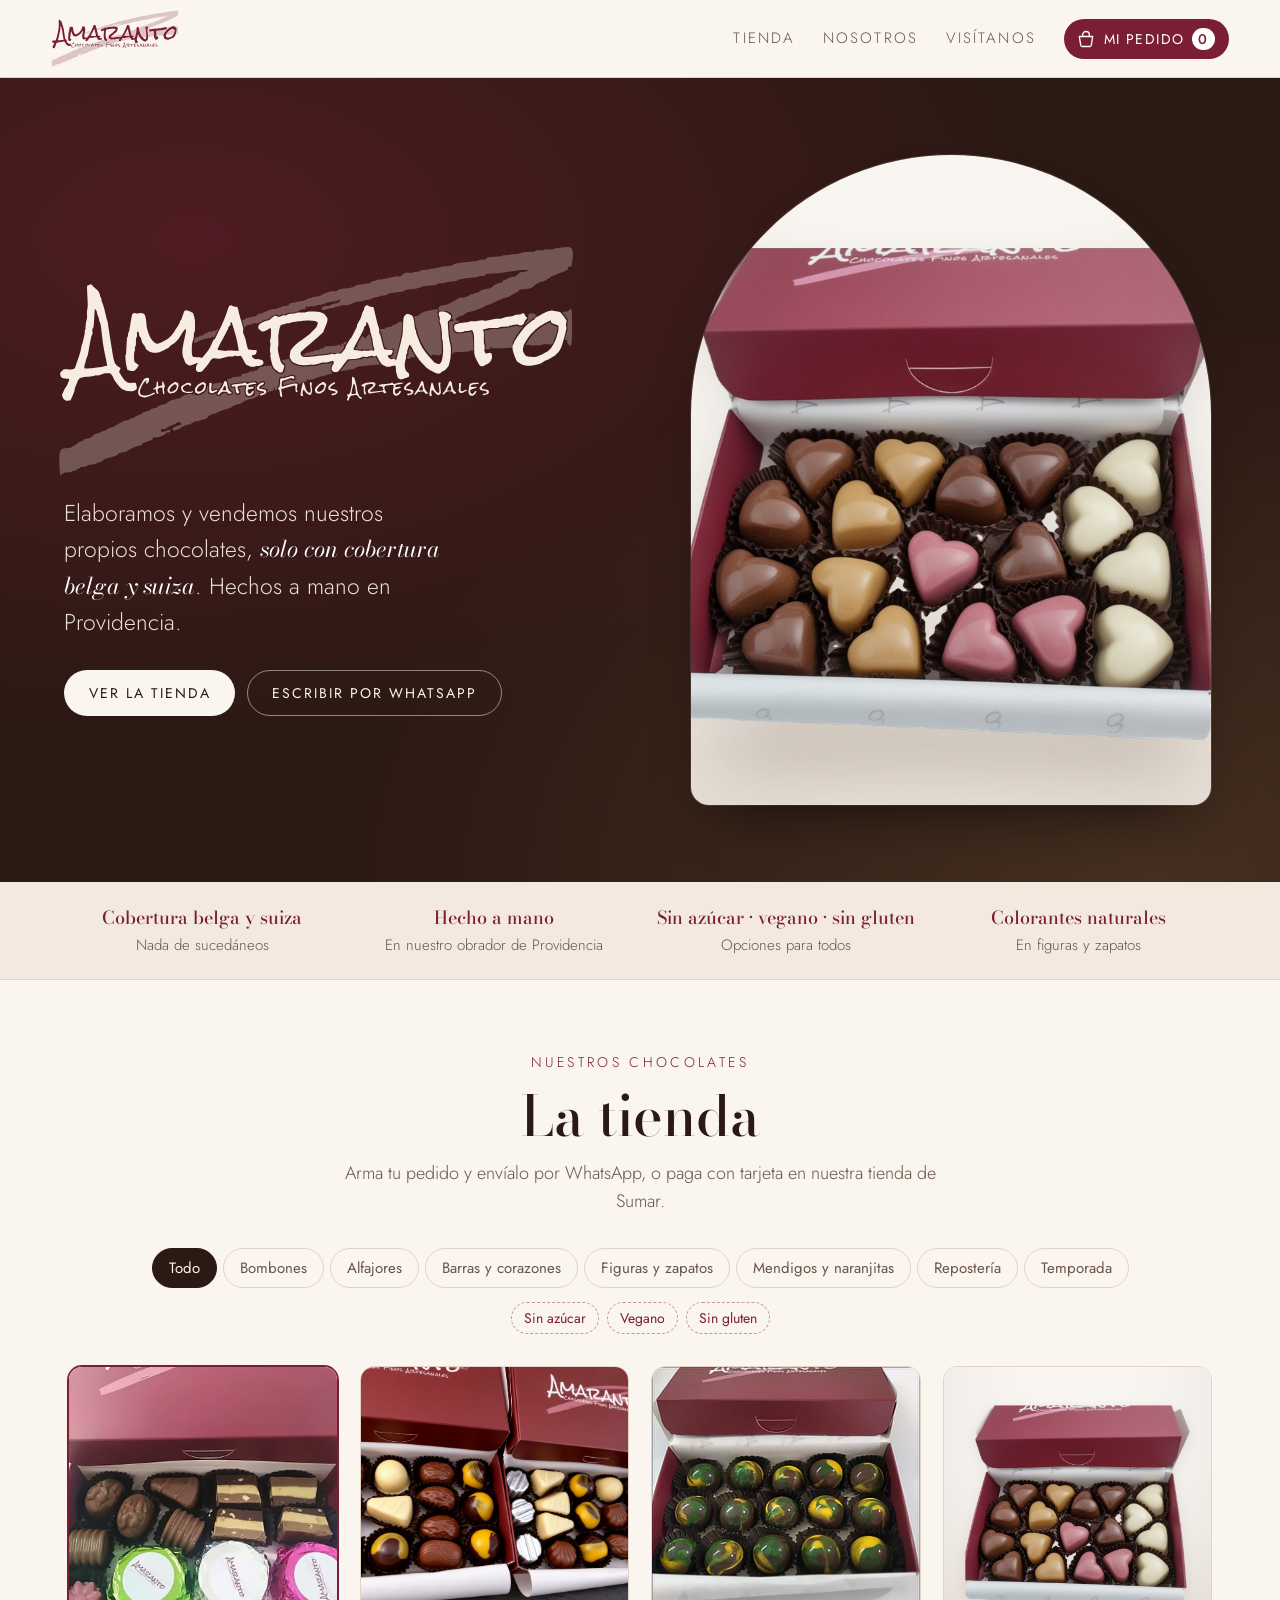
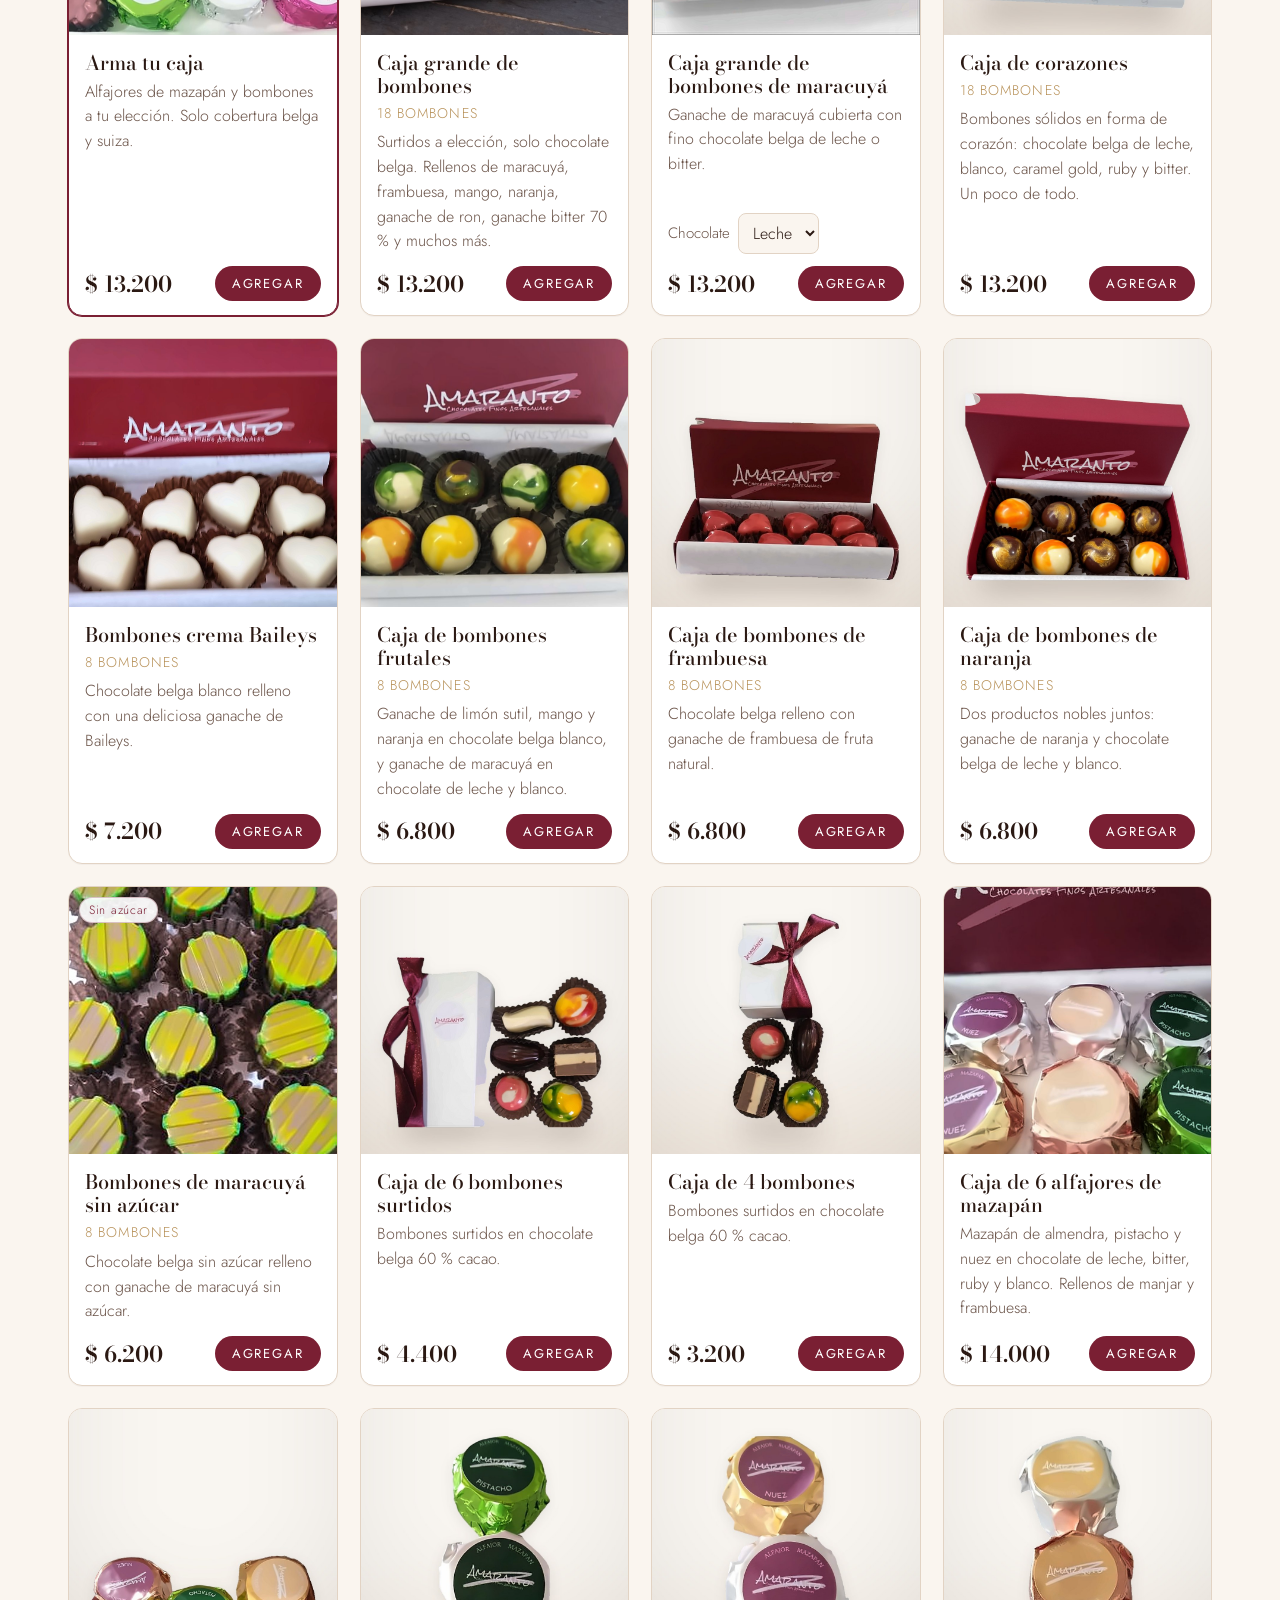
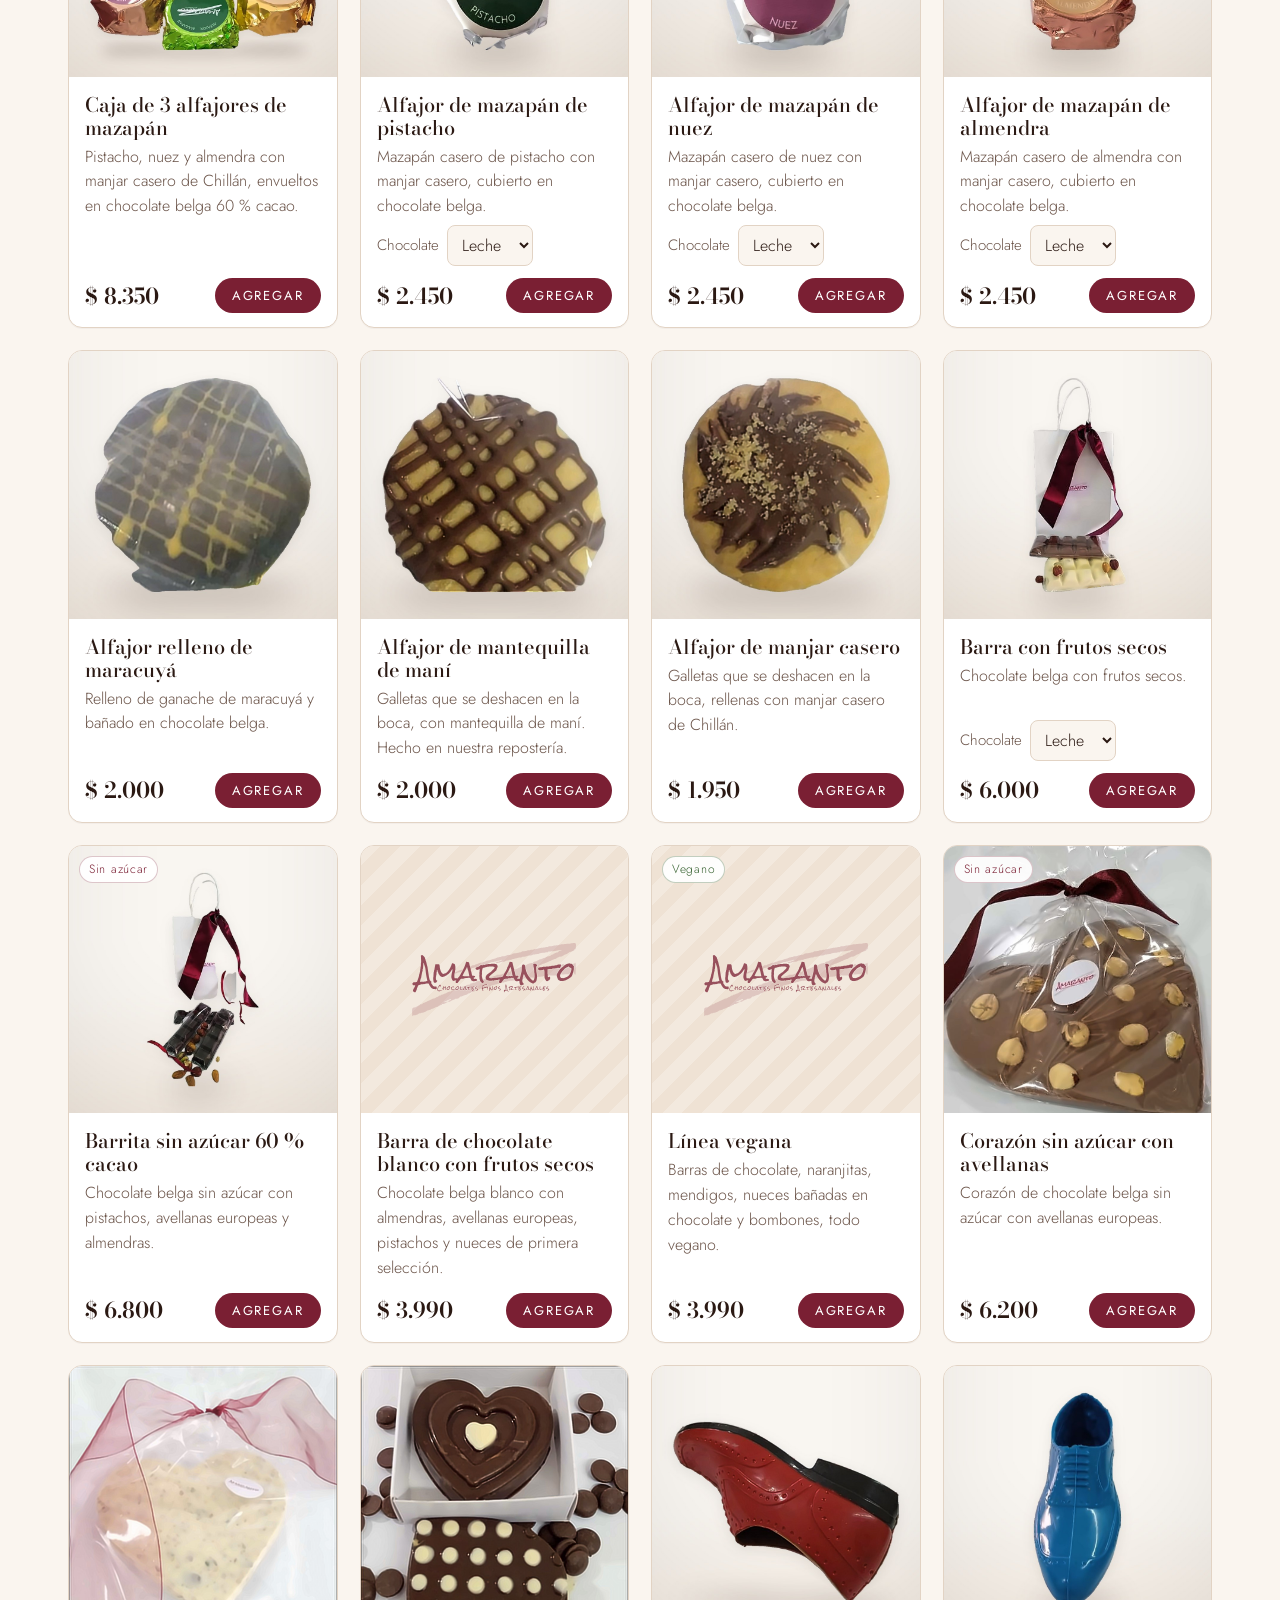
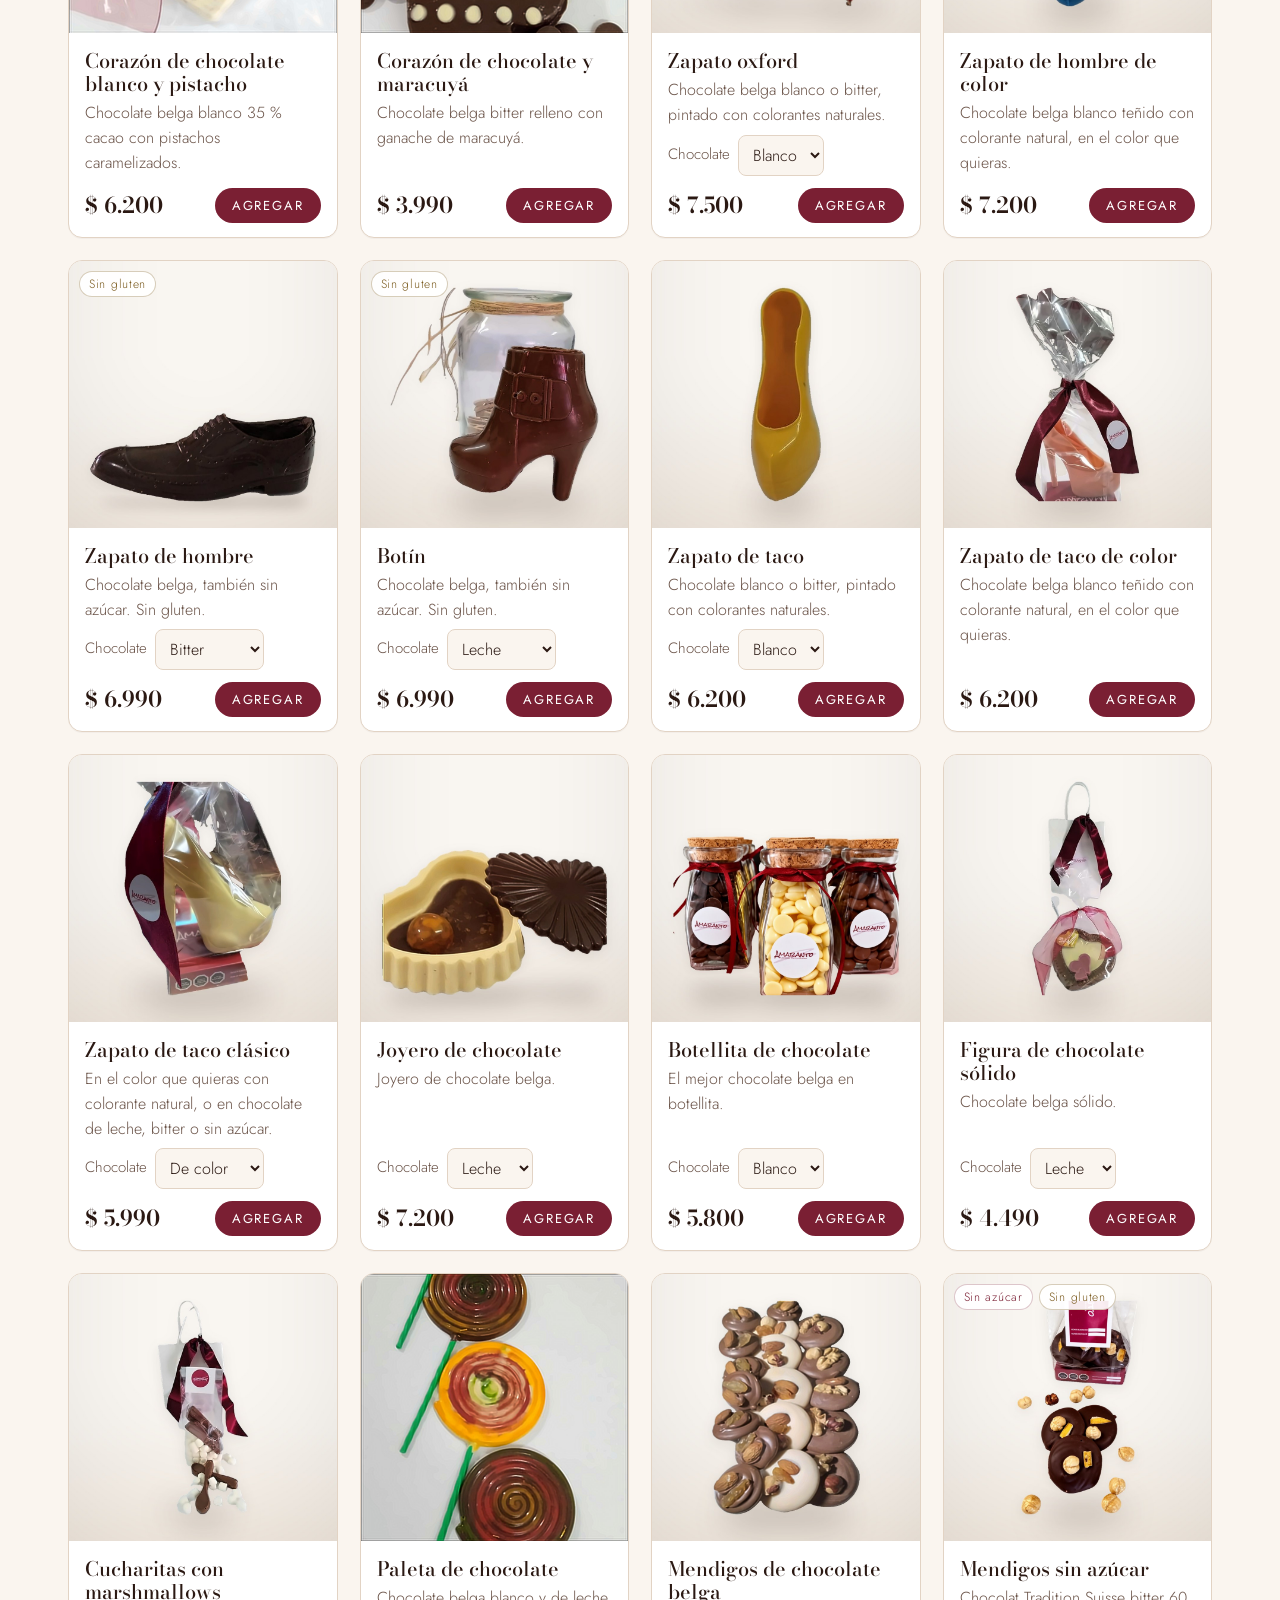
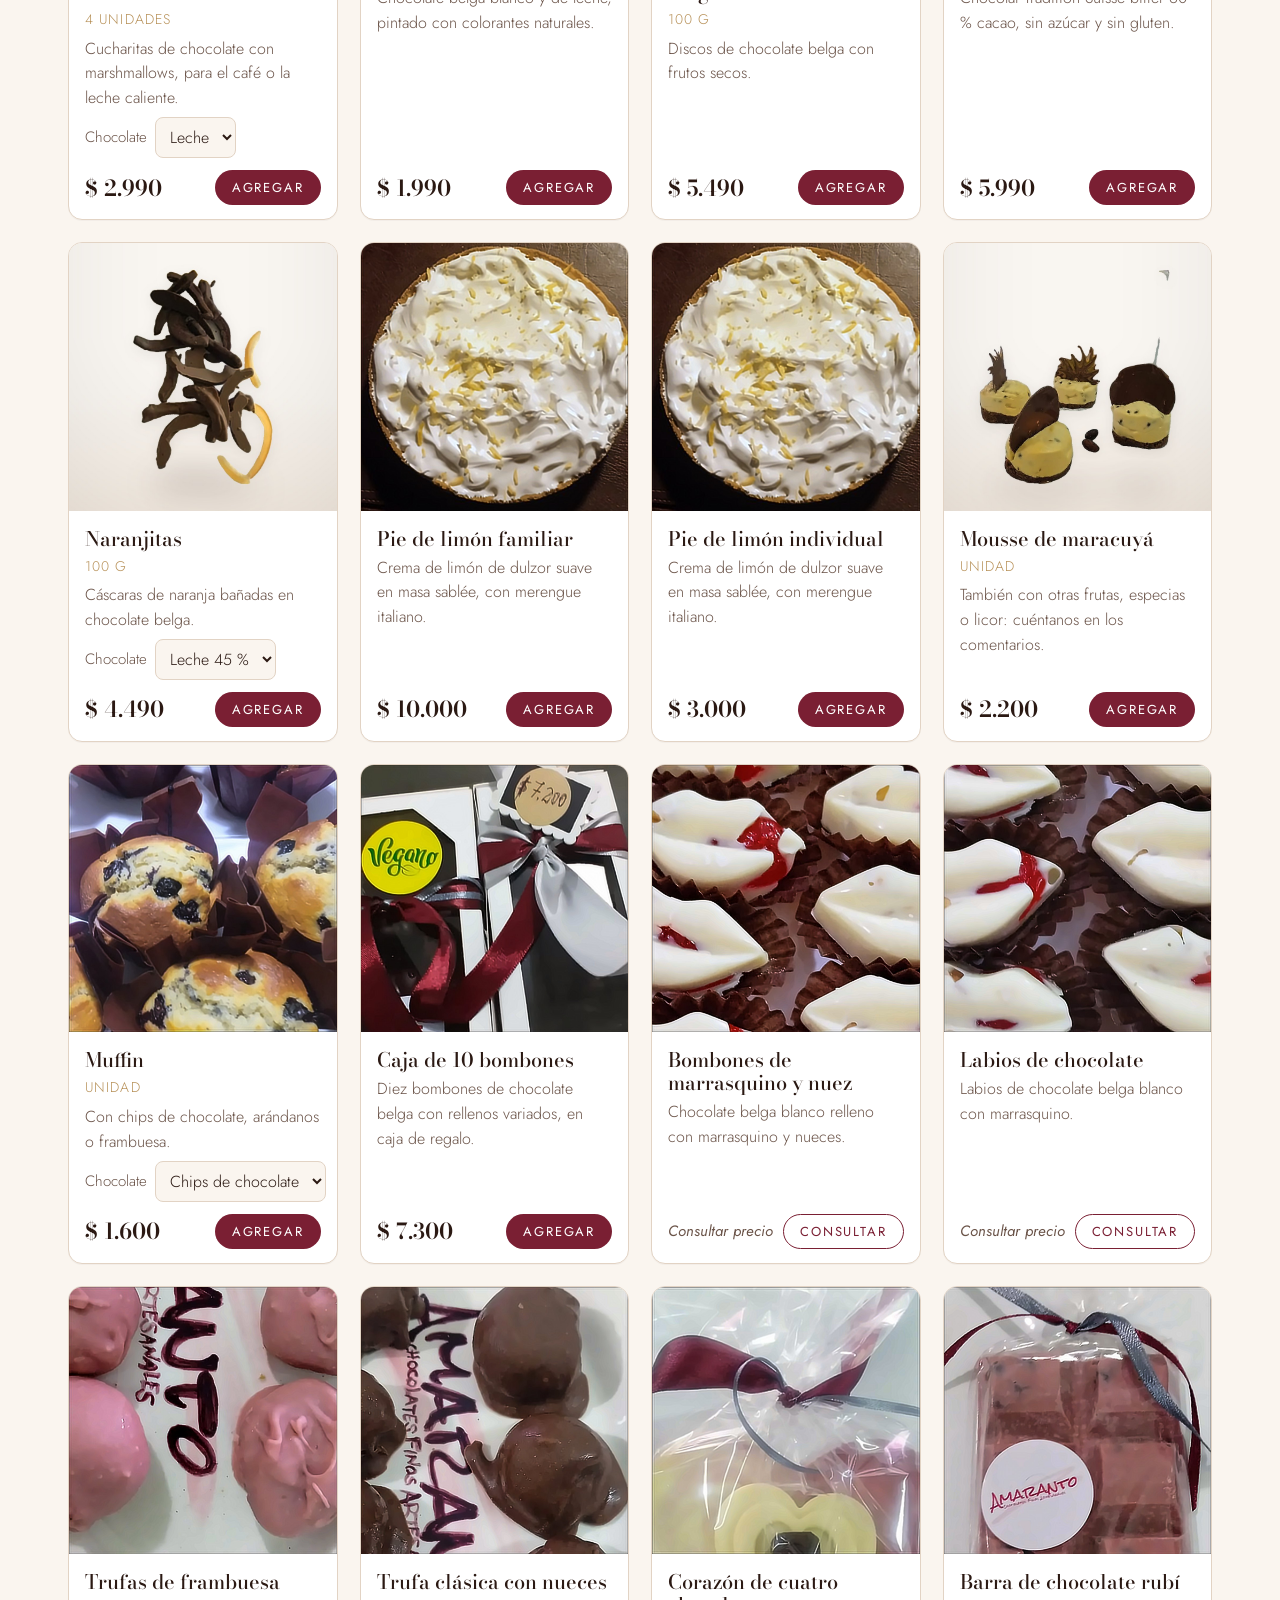
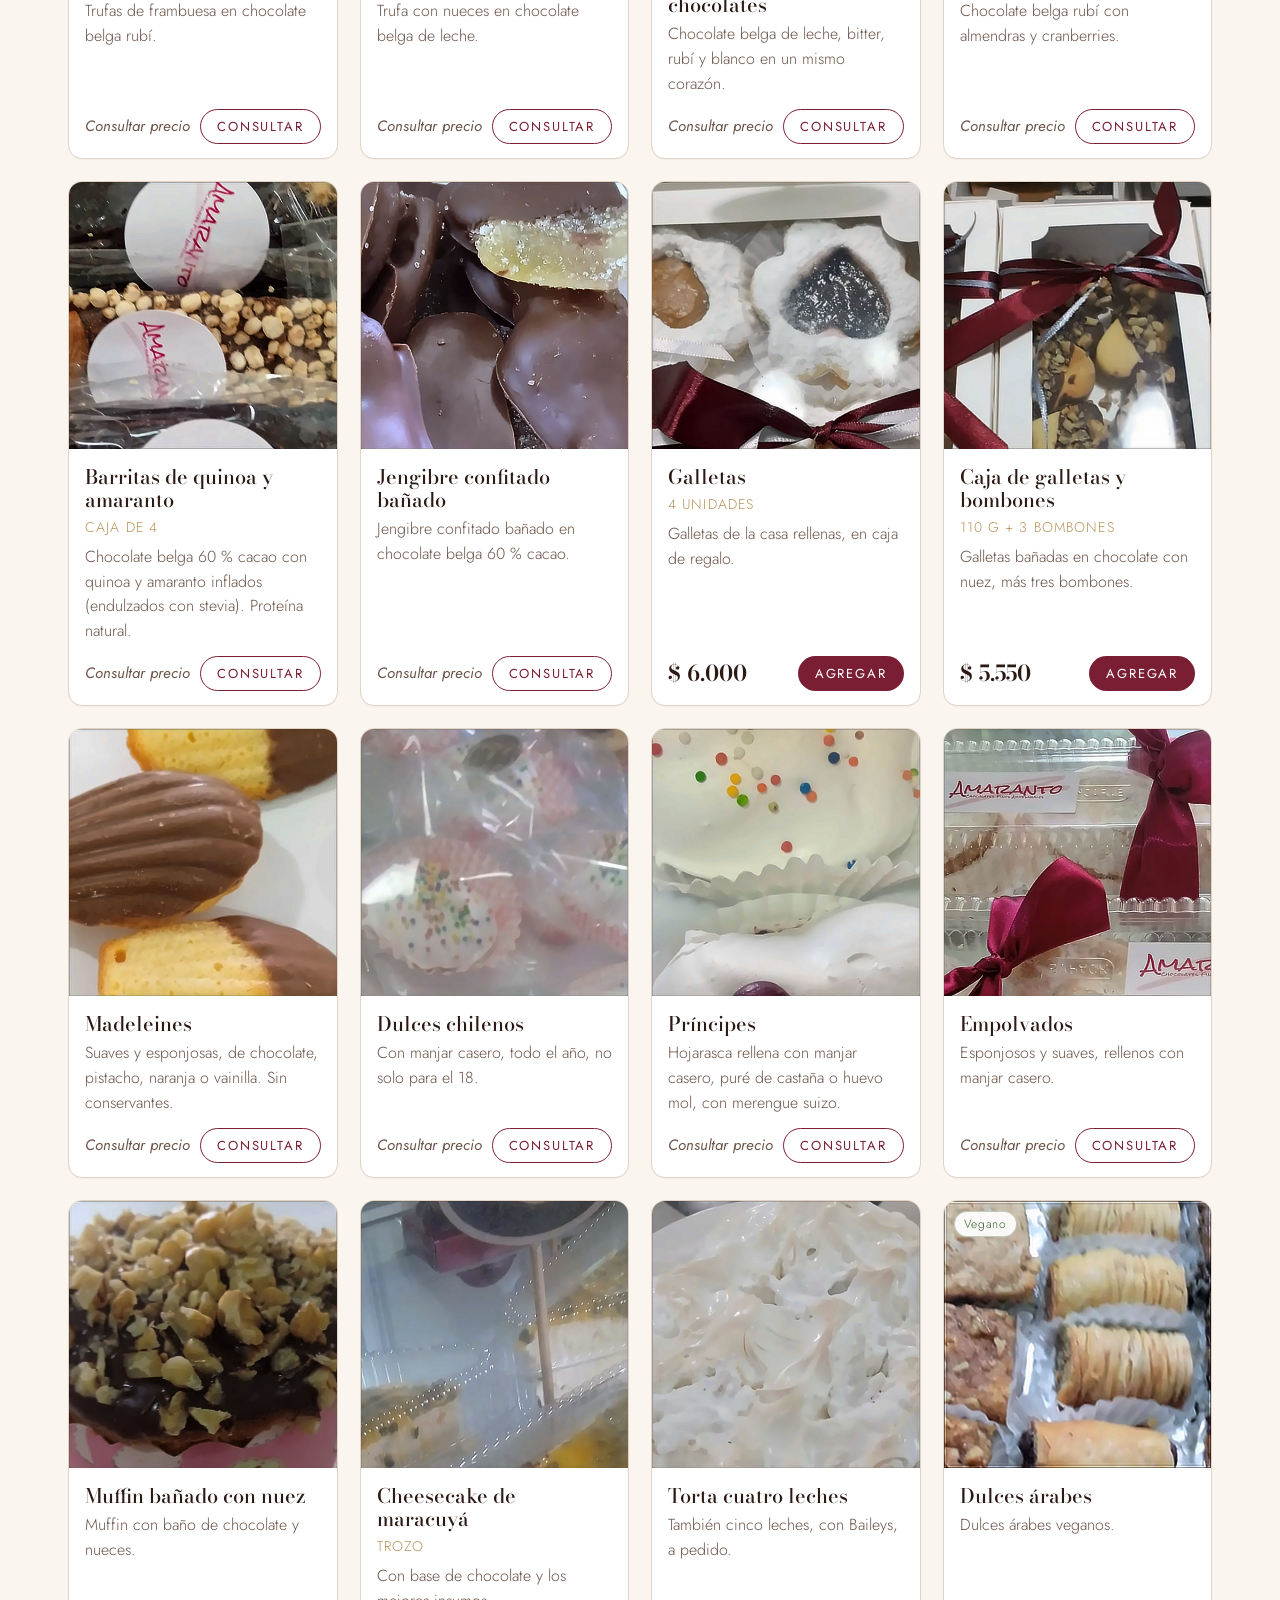
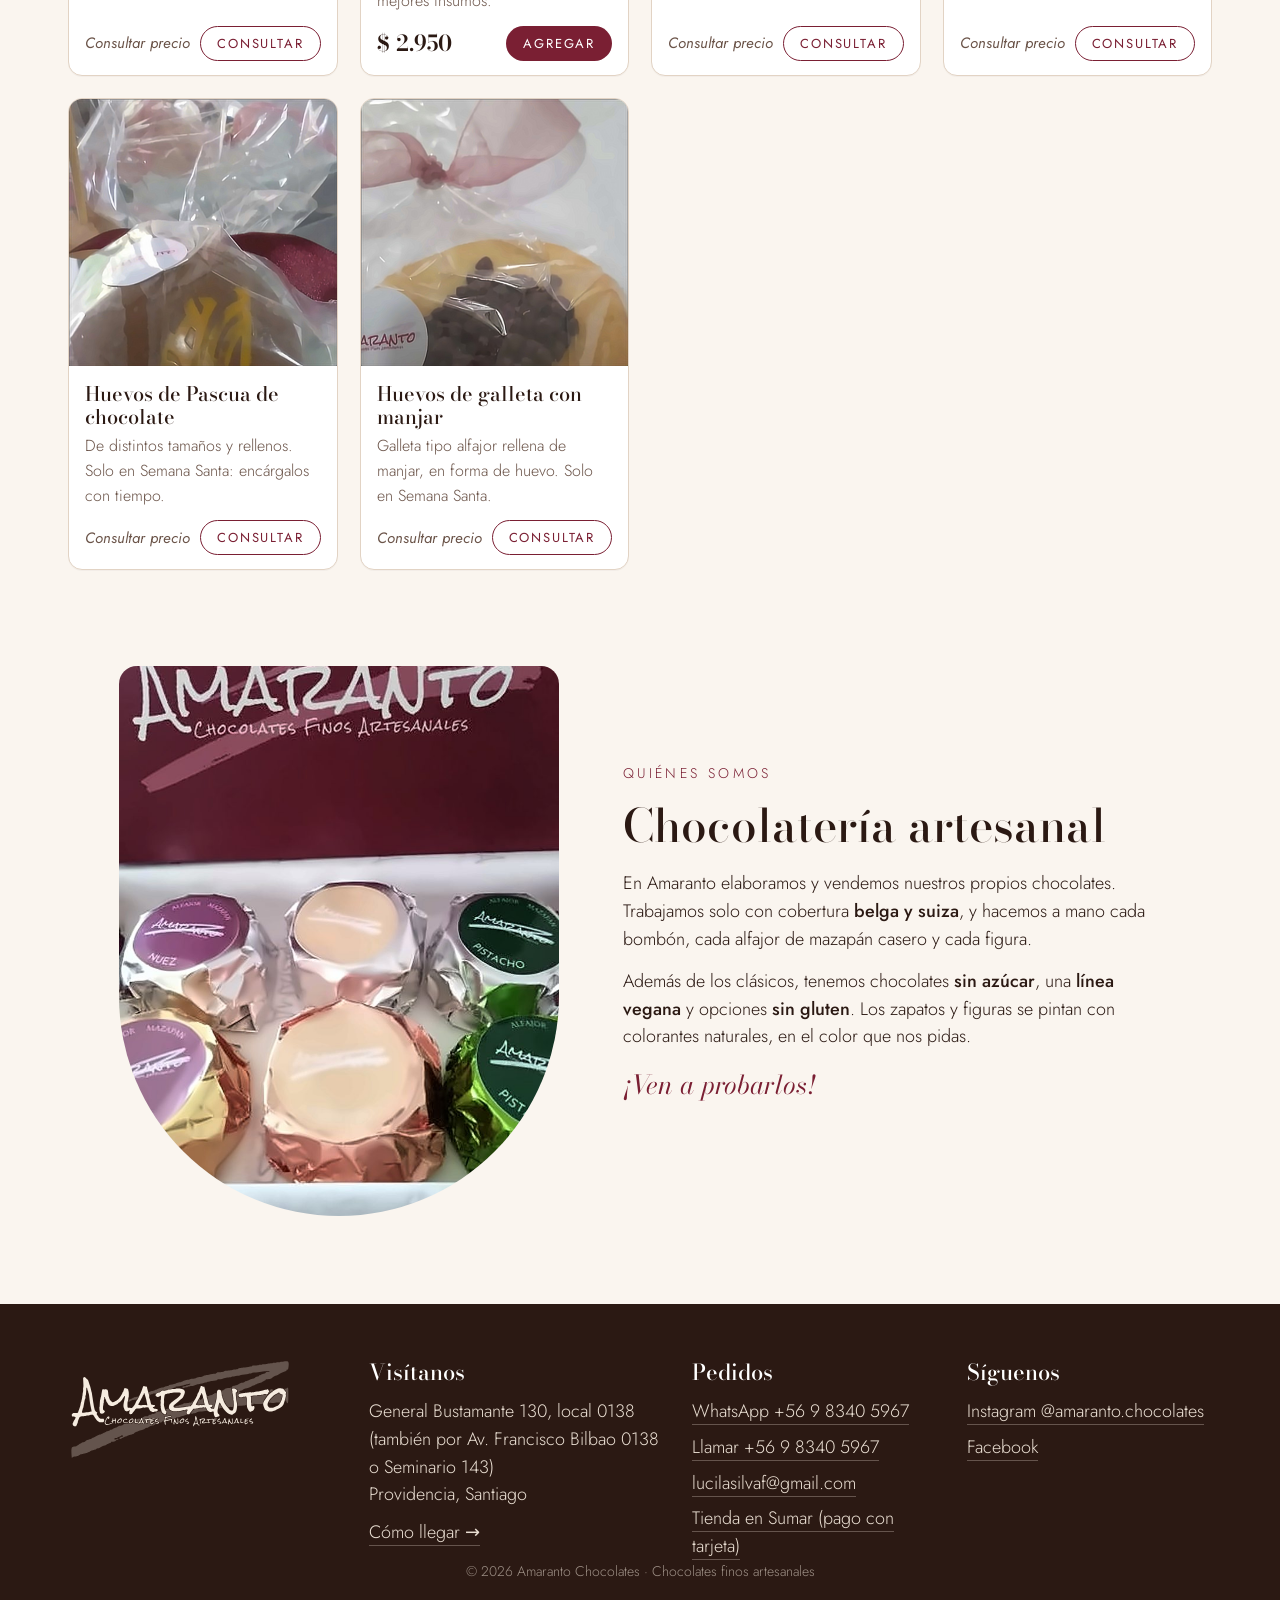
<file: index.html>
<!doctype html>
<html lang="es">
<head>
  <meta charset="utf-8">
  <meta name="viewport" content="width=device-width, initial-scale=1">
  <title>Amaranto Chocolates · Chocolates finos artesanales en Providencia</title>
  <meta name="description" content="Amaranto Chocolates: bombones, alfajores de mazapán, figuras y zapatos de chocolate hechos a mano solo con cobertura belga y suiza. Opciones sin azúcar, veganas y sin gluten. Providencia, Santiago.">
  <meta name="theme-color" content="#2b1913">
  <meta property="og:type" content="website">
  <meta property="og:title" content="Amaranto Chocolates">
  <meta property="og:description" content="Chocolates finos artesanales, solo con cobertura belga y suiza. Providencia, Santiago.">
  <meta property="og:image" content="img/p/45043.jpg">
  <link rel="icon" type="image/png" sizes="48x48" href="img/favicon-48.png">
  <link rel="icon" type="image/png" sizes="180x180" href="img/favicon.png">
  <link rel="apple-touch-icon" href="img/favicon.png">
  <link rel="preconnect" href="https://fonts.googleapis.com">
  <link rel="preconnect" href="https://fonts.gstatic.com" crossorigin>
  <link href="https://fonts.googleapis.com/css2?family=Bodoni+Moda:ital,opsz,wght@0,6..96,500;0,6..96,600;1,6..96,400&family=Jost:wght@300;400;500&display=swap" rel="stylesheet">
  <link rel="stylesheet" href="styles.css?v=7">
  <script type="application/ld+json">
  {
    "@context": "https://schema.org",
    "@type": "Store",
    "name": "Amaranto Chocolates",
    "description": "Chocolates finos artesanales con cobertura belga y suiza",
    "telephone": "+56983405967",
    "email": "lucilasilvaf@gmail.com",
    "address": {
      "@type": "PostalAddress",
      "streetAddress": "General Bustamante 130, local 0138",
      "addressLocality": "Providencia",
      "addressRegion": "Región Metropolitana",
      "addressCountry": "CL"
    },
    "sameAs": ["https://www.instagram.com/amaranto.chocolates/", "https://www.facebook.com/Amaranto-Chocolates-Chile-110337914884066"]
  }
  </script>
</head>
<body>
  <a class="skip" href="#tienda">Saltar a la tienda</a>

  <header class="topbar" id="top">
    <a class="brand" href="#top" aria-label="Amaranto Chocolates, inicio">
      <img src="img/logo-vino.svg" alt="Amaranto Chocolates" width="150" height="70">
    </a>
    <nav class="nav" aria-label="Secciones">
      <a href="#tienda">Tienda</a>
      <a href="#nosotros">Nosotros</a>
      <a href="#visitanos">Visítanos</a>
    </nav>
    <button class="cart-btn" type="button" data-open-cart aria-label="Ver mi pedido">
      <svg viewBox="0 0 24 24" aria-hidden="true"><path d="M4 9h16l-1.6 10.2a2 2 0 0 1-2 1.8H7.6a2 2 0 0 1-2-1.8L4 9Zm4 0V7a4 4 0 0 1 8 0v2" fill="none" stroke="currentColor" stroke-width="1.6" stroke-linecap="round" stroke-linejoin="round"/></svg>
      <span class="cart-label">Mi pedido</span>
      <span class="cart-count" data-cart-count>0</span>
    </button>
  </header>

  <main>
    <section class="hero">
      <div class="hero-text">
        <img class="hero-logo" src="img/logo-crema.svg" alt="Amaranto · Chocolates finos artesanales" width="520" height="241">
        <p class="hero-lede">Elaboramos y vendemos nuestros propios chocolates, <em>solo con cobertura belga y suiza</em>. Hechos a mano en Providencia.</p>
        <div class="hero-cta">
          <a class="btn btn-light" href="#tienda">Ver la tienda</a>
          <a class="btn btn-ghost" data-wa-direct href="https://wa.me/56983405967" target="_blank" rel="noopener">Escribir por WhatsApp</a>
        </div>
      </div>
      <figure class="hero-photo">
        <img src="img/p/45043.jpg?v=5" alt="Caja Amaranto abierta con dieciocho bombones en forma de corazón" width="1000" height="1000">
      </figure>
    </section>

    <ul class="promise" aria-label="Lo que nos distingue">
      <li><b>Cobertura belga y suiza</b><span>Nada de sucedáneos</span></li>
      <li><b>Hecho a mano</b><span>En nuestro obrador de Providencia</span></li>
      <li><b>Sin azúcar · vegano · sin gluten</b><span>Opciones para todos</span></li>
      <li><b>Colorantes naturales</b><span>En figuras y zapatos</span></li>
    </ul>

    <section class="tienda" id="tienda" aria-labelledby="tienda-title">
      <div class="section-head">
        <p class="eyebrow">Nuestros chocolates</p>
        <h1 id="tienda-title">La tienda</h1>
        <p class="lede">Arma tu pedido y envíalo por WhatsApp, o paga con tarjeta en nuestra tienda de Sumar.</p>
      </div>

      <div class="filters">
        <div class="tabs" role="tablist" aria-label="Categorías" data-tabs></div>
        <div class="chips" aria-label="Filtrar por dieta" data-chips>
          <button type="button" class="chip" data-tag="sinazucar" aria-pressed="false">Sin azúcar</button>
          <button type="button" class="chip" data-tag="vegano" aria-pressed="false">Vegano</button>
          <button type="button" class="chip" data-tag="singluten" aria-pressed="false">Sin gluten</button>
        </div>
      </div>

      <div class="grid" data-grid aria-live="polite"></div>
      <p class="empty-filter" data-empty-filter hidden>No hay productos con ese filtro en esta categoría.</p>
    </section>

    <section class="nosotros" id="nosotros" aria-labelledby="nosotros-title">
      <figure class="nos-photo">
        <img src="img/p/47006.jpg" alt="Caja de seis alfajores de mazapán envueltos con la etiqueta de Amaranto" loading="lazy" width="750" height="1000">
      </figure>
      <div class="nos-text">
        <p class="eyebrow">Quiénes somos</p>
        <h2 id="nosotros-title">Chocolatería artesanal</h2>
        <p>En Amaranto elaboramos y vendemos nuestros propios chocolates. Trabajamos solo con cobertura <b>belga y suiza</b>, y hacemos a mano cada bombón, cada alfajor de mazapán casero y cada figura.</p>
        <p>Además de los clásicos, tenemos chocolates <b>sin azúcar</b>, una <b>línea vegana</b> y opciones <b>sin gluten</b>. Los zapatos y figuras se pintan con colorantes naturales, en el color que nos pidas.</p>
        <p class="signature">¡Ven a probarlos!</p>
      </div>
    </section>
  </main>

  <footer class="footer" id="visitanos">
    <div class="footer-grid">
      <div>
        <img class="footer-logo" src="img/logo-crema.svg" alt="Amaranto Chocolates" width="260" height="120" loading="lazy">
      </div>
      <div>
        <h2>Visítanos</h2>
        <p>General Bustamante 130, local 0138<br>(también por Av. Francisco Bilbao 0138 o Seminario 143)<br>Providencia, Santiago</p>
        <a class="link" href="https://www.google.com/maps/search/?api=1&query=General+Bustamante+130%2C+Providencia%2C+Santiago" target="_blank" rel="noopener">Cómo llegar →</a>
      </div>
      <div>
        <h2>Pedidos</h2>
        <ul class="contact">
          <li><a href="https://wa.me/56983405967" target="_blank" rel="noopener" data-wa-direct>WhatsApp +56 9 8340 5967</a></li>
          <li><a href="tel:+56983405967">Llamar +56 9 8340 5967</a></li>
          <li><a href="mailto:lucilasilvaf@gmail.com">lucilasilvaf@gmail.com</a></li>
          <li><a href="https://www.sumar.cl/_amarantochocolates" target="_blank" rel="noopener">Tienda en Sumar (pago con tarjeta)</a></li>
        </ul>
      </div>
      <div>
        <h2>Síguenos</h2>
        <ul class="contact">
          <li><a href="https://www.instagram.com/amaranto.chocolates/" target="_blank" rel="noopener">Instagram @amaranto.chocolates</a></li>
          <li><a href="https://www.facebook.com/Amaranto-Chocolates-Chile-110337914884066" target="_blank" rel="noopener">Facebook</a></li>
        </ul>
      </div>
    </div>
    <p class="colophon">© <span data-year></span> Amaranto Chocolates · Chocolates finos artesanales</p>
  </footer>

  <div class="scrim" data-scrim hidden></div>
  <aside class="drawer" data-drawer aria-labelledby="drawer-title" aria-hidden="true" tabindex="-1">
    <div class="drawer-head">
      <h2 id="drawer-title">Mi pedido</h2>
      <button type="button" class="icon-btn" data-close-cart aria-label="Cerrar">×</button>
    </div>
    <div class="drawer-body">
      <p class="empty" data-empty>Aún no has elegido nada. Agrega tus chocolates desde la tienda.</p>
      <ul class="lines" data-lines></ul>
      <form class="order-form" data-form novalidate>
        <label>Tu nombre
          <input name="nombre" autocomplete="name" required maxlength="60">
        </label>
        <label>Correo <span class="opt">(para pagar con tarjeta)</span>
          <input name="email" type="email" autocomplete="email" maxlength="120">
        </label>
        <label>Teléfono <span class="opt">(opcional)</span>
          <input name="telefono" type="tel" autocomplete="tel" maxlength="30">
        </label>
        <fieldset class="entrega">
          <legend>Entrega</legend>
          <label class="radio"><input type="radio" name="entrega" value="Retiro en la tienda" checked> Retiro en la tienda</label>
          <label class="radio"><input type="radio" name="entrega" value="Despacho (coordinar)"> Despacho (lo coordinamos)</label>
        </fieldset>
        <label>Comentarios <span class="opt">(opcional)</span>
          <textarea name="nota" rows="2" maxlength="300" placeholder="Para cuándo lo quieres, colores, bombones de tu caja…"></textarea>
        </label>
        <div class="total-row"><span>Total</span><strong data-total>$ 0</strong></div>
        <p class="form-error" data-form-error role="alert" hidden></p>
        <button class="btn btn-wine btn-block" type="submit" data-modo="flow" data-pay-flow>Pagar con tarjeta</button>
        <button class="btn btn-ghost-wine btn-block" type="submit" data-modo="whatsapp">Enviar pedido por WhatsApp</button>
        <p class="pay-note">Pago seguro con Flow: tarjetas de débito y crédito, y transferencia.</p>
        <button class="link-btn" type="button" data-clear>Vaciar pedido</button>
      </form>
    </div>
  </aside>

  <div class="toast" data-toast role="status" aria-live="polite"></div>

  <script src="app.js?v=7"></script>
</body>
</html>
</file>
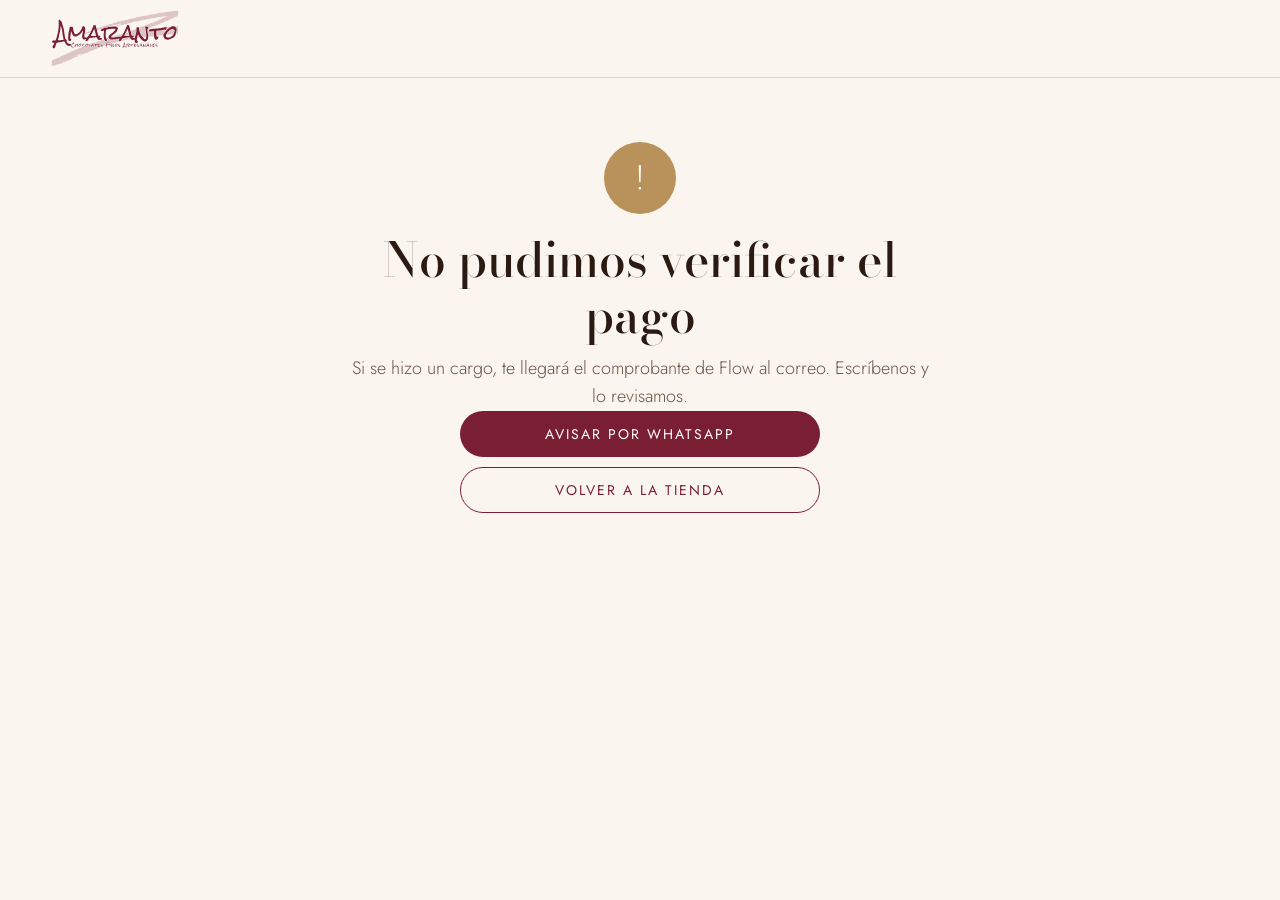
<file: gracias.html>
<!doctype html>
<html lang="es">
<head>
  <meta charset="utf-8">
  <meta name="viewport" content="width=device-width, initial-scale=1">
  <meta name="robots" content="noindex">
  <title>Tu pedido · Amaranto Chocolates</title>
  <link rel="icon" type="image/png" sizes="48x48" href="img/favicon-48.png">
  <link rel="preconnect" href="https://fonts.googleapis.com">
  <link rel="preconnect" href="https://fonts.gstatic.com" crossorigin>
  <link href="https://fonts.googleapis.com/css2?family=Bodoni+Moda:ital,opsz,wght@0,6..96,500;1,6..96,400&family=Jost:wght@300;400;500&display=swap" rel="stylesheet">
  <link rel="stylesheet" href="styles.css?v=7">
  <style>
    .result { max-width: 620px; margin: 0 auto; padding: 64px 20px 80px; text-align: center; }
    .result h1 { font-size: clamp(34px, 5vw, 48px); margin: 18px 0 10px; }
    .result .icon { width: 72px; height: 72px; border-radius: 50%; display: inline-grid; place-items: center; font-size: 34px; color: #fff; background: var(--wine); }
    .result.pendiente .icon, .result.error .icon { background: var(--gold); }
    .result.rechazado .icon { background: var(--ink-soft); }
    .resumen { text-align: left; background: #fff; border: 1px solid var(--line); border-radius: 14px; padding: 18px 20px; margin: 26px 0; }
    .resumen dt { font-size: 13px; letter-spacing: .12em; text-transform: uppercase; color: var(--ink-soft); }
    .resumen dd { margin: 2px 0 12px; }
    .resumen ul { margin: 4px 0 0; padding-left: 18px; }
    .acciones { display: grid; gap: 10px; max-width: 360px; margin: 0 auto; }
  </style>
</head>
<body>
  <header class="topbar">
    <a class="brand" href="./" aria-label="Volver a la tienda"><img src="img/logo-vino.svg" alt="Amaranto Chocolates" width="150" height="70"></a>
  </header>
  <main class="result" data-result>
    <span class="icon" data-icon aria-hidden="true">✓</span>
    <h1 data-title>¡Gracias por tu compra!</h1>
    <p class="lede" data-msg></p>
    <dl class="resumen" data-resumen hidden></dl>
    <div class="acciones">
      <a class="btn btn-wine" data-wa target="_blank" rel="noopener">Avisar por WhatsApp</a>
      <a class="btn btn-ghost-wine" href="./#tienda">Volver a la tienda</a>
    </div>
  </main>
  <script>
    (function () {
      var q = new URLSearchParams(location.search);
      var estado = q.get("estado") || "error", orden = q.get("orden") || "", flow = q.get("flow") || "";
      var monto = Number(q.get("monto") || 0), detalle = (q.get("detalle") || "").split("; ").filter(Boolean);
      var T = {
        pagado: ["✓", "¡Gracias por tu compra!", "Recibimos tu pago. Te llegó el comprobante de Flow al correo. Avísanos por WhatsApp para coordinar el retiro o el despacho."],
        pendiente: ["…", "Tu pago está pendiente", "Flow todavía no confirma el pago (pasa con transferencias). Cuando se confirme te llegará el comprobante al correo."],
        rechazado: ["×", "El pago no se completó", "No se hizo ningún cobro. Puedes intentarlo de nuevo o enviarnos el pedido por WhatsApp."],
        error: ["!", "No pudimos verificar el pago", "Si se hizo un cargo, te llegará el comprobante de Flow al correo. Escríbenos y lo revisamos."]
      }[estado] || null;
      var t = T || ["!", "No pudimos verificar el pago", ""];
      var root = document.querySelector("[data-result]"); root.classList.add(estado);
      document.querySelector("[data-icon]").textContent = t[0];
      document.querySelector("[data-title]").textContent = t[1];
      document.querySelector("[data-msg]").textContent = t[2];
      document.title = t[1] + " · Amaranto Chocolates";
      if (orden) {
        var dl = document.querySelector("[data-resumen]"); dl.hidden = false;
        var add = function (k, v) { var dt = document.createElement("dt"), dd = document.createElement("dd"); dt.textContent = k; if (typeof v === "string") dd.textContent = v; else dd.appendChild(v); dl.appendChild(dt); dl.appendChild(dd); };
        add("Pedido", orden + (flow ? " · Flow N° " + flow : ""));
        if (detalle.length) { var ul = document.createElement("ul"); detalle.forEach(function (d) { var li = document.createElement("li"); li.textContent = d; ul.appendChild(li); }); add("Detalle", ul); }
        if (monto) add("Total", "$ " + monto.toLocaleString("es-CL"));
        if (q.get("entrega")) add("Entrega", q.get("entrega"));
      }
      var msg = estado === "pagado"
        ? "Hola, Amaranto. Acabo de pagar con Flow el pedido " + orden + (flow ? " (Flow N° " + flow + ")" : "") + (q.get("cliente") ? " a nombre de " + q.get("cliente") : "") + ". " + (q.get("entrega") || "")
        : "Hola, Amaranto. Tuve un problema al pagar el pedido " + orden + ".";
      document.querySelector("[data-wa]").href = "https://wa.me/56983405967?text=" + encodeURIComponent(msg);
      if (estado === "pagado") { try { localStorage.removeItem("amaranto-pedido-v1"); } catch (e) {} }
    })();
  </script>
</body>
</html>
</file>
<file: styles.css>
:root {
  --cream: #faf5ef;
  --cream-2: #f3e9de;
  --line: #e2d3c4;
  --ink: #2b1913;
  --ink-soft: #6b5449;
  --cocoa: #2b1913;
  --cocoa-2: #3a231b;
  --wine: #7a1f33;
  --wine-dark: #5d1626;
  --rose: #c9959a;
  --gold: #b8925a;
  --serif: "Bodoni Moda", Didot, Georgia, serif;
  --sans: "Jost", "Segoe UI", system-ui, sans-serif;
  --radius: 14px;
}

*, *::before, *::after { box-sizing: border-box; }
[hidden] { display: none !important; }
html { scroll-behavior: smooth; scroll-padding-top: 84px; }
body { margin: 0; background: var(--cream); color: var(--ink); font: 300 18px/1.55 var(--sans); -webkit-font-smoothing: antialiased; }
body.locked { overflow: hidden; }
img { max-width: 100%; display: block; }
a { color: inherit; }
h1, h2, h3 { font-family: var(--serif); font-weight: 500; margin: 0; line-height: 1.15; }
b { font-weight: 500; }
.skip { position: absolute; left: -999px; top: 0; background: var(--wine); color: #fff; padding: 8px 14px; z-index: 100; }
.skip:focus { left: 8px; top: 8px; }
:focus-visible { outline: 2px solid var(--wine); outline-offset: 3px; }

/* ---------- barra ---------- */
.topbar {
  position: sticky; top: 0; z-index: 30; display: flex; align-items: center; gap: 28px;
  padding: 10px clamp(16px, 4vw, 56px); background: rgba(250,245,239,.92); backdrop-filter: blur(8px);
  border-bottom: 1px solid var(--line);
}
.brand img { width: 128px; height: auto; }
.nav { display: flex; gap: 28px; margin-left: auto; }
.nav a { text-decoration: none; font-size: 15px; letter-spacing: .14em; text-transform: uppercase; color: var(--ink-soft); padding: 6px 0; border-bottom: 1px solid transparent; }
.nav a:hover { color: var(--wine); border-color: var(--wine); }
.cart-btn {
  display: inline-flex; align-items: center; gap: 8px; border: 0; cursor: pointer;
  background: var(--wine); color: #fff; border-radius: 999px; padding: 9px 14px 9px 12px;
  font: 400 14px/1 var(--sans); letter-spacing: .1em; text-transform: uppercase;
}
.cart-btn:hover { background: var(--wine-dark); }
.cart-btn svg { width: 20px; height: 20px; }
.cart-count { min-width: 22px; height: 22px; display: inline-grid; place-items: center; border-radius: 999px; background: #fff; color: var(--wine); font-size: 14px; font-weight: 500; padding: 0 6px; }
.cart-btn.bump { animation: bump .45s ease; }
@keyframes bump { 30% { transform: scale(1.1); } 60% { transform: scale(.96); } }

/* ---------- botones ---------- */
.btn {
  display: inline-flex; align-items: center; justify-content: center; text-decoration: none; cursor: pointer;
  font: 400 14px/1 var(--sans); letter-spacing: .14em; text-transform: uppercase;
  padding: 15px 24px; border-radius: 999px; border: 1px solid transparent; transition: background .2s, color .2s, border-color .2s;
}
.btn-light { background: var(--cream); color: var(--cocoa); }
.btn-light:hover { background: #fff; }
.btn-ghost { border-color: rgba(250,245,239,.5); color: var(--cream); }
.btn-ghost:hover { border-color: var(--cream); background: rgba(250,245,239,.08); }
.btn-wine { background: var(--wine); color: #fff; }
.btn-wine:hover { background: var(--wine-dark); }
.btn-sm { padding: 10px 16px; font-size: 13px; }
.btn-block { width: 100%; }
.link-btn { background: none; border: 0; color: var(--ink-soft); font: 300 15px var(--sans); text-decoration: underline; cursor: pointer; padding: 6px; }

/* ---------- portada ---------- */
.hero {
  display: grid; grid-template-columns: 1.05fr 1fr; align-items: center; gap: clamp(24px, 5vw, 72px);
  padding: clamp(36px, 6vw, 88px) clamp(16px, 5vw, 72px);
  background:
    radial-gradient(ellipse at 15% 20%, rgba(122,31,51,.45), transparent 55%),
    radial-gradient(ellipse at 90% 100%, rgba(184,146,90,.18), transparent 50%),
    var(--cocoa);
  color: var(--cream);
}
.hero-logo { width: min(520px, 100%); height: auto; margin-left: -8px; }
.hero-lede { font-size: clamp(19px, 1.8vw, 23px); max-width: 30ch; margin: 18px 0 30px; color: #eadfd3; }
.hero-lede em { font-family: var(--serif); font-style: italic; color: #fff; }
.hero-cta { display: flex; flex-wrap: wrap; gap: 12px; }
.hero-photo { margin: 0; justify-self: center; width: min(520px, 100%); }
.hero-photo img {
  width: 100%; height: auto; aspect-ratio: 4 / 5; object-fit: cover; border-radius: 260px 260px 18px 18px;
  box-shadow: 0 30px 60px -30px rgba(0,0,0,.7), 0 0 0 1px rgba(250,245,239,.12);
}

.promise {
  list-style: none; margin: 0; padding: 22px clamp(16px, 5vw, 72px);
  display: grid; grid-template-columns: repeat(4, 1fr); gap: 16px;
  background: var(--cream-2); border-bottom: 1px solid var(--line);
}
.promise li { display: grid; gap: 2px; text-align: center; }
.promise b { font-family: var(--serif); font-size: 18px; color: var(--wine); }
.promise span { font-size: 15px; color: var(--ink-soft); }

/* ---------- tienda ---------- */
.tienda { max-width: 1240px; margin: 0 auto; padding: 72px clamp(16px, 4vw, 48px); }
.section-head { text-align: center; max-width: 640px; margin: 0 auto 32px; }
.eyebrow { font-size: 14px; letter-spacing: .24em; text-transform: uppercase; color: var(--wine); margin: 0 0 10px; }
.section-head h1, .section-head h2 { font-size: clamp(36px, 5vw, 56px); }
.lede { color: var(--ink-soft); margin: 12px 0 0; }

.filters { display: grid; gap: 14px; justify-items: center; margin-bottom: 32px; }
.tabs { display: flex; flex-wrap: wrap; justify-content: center; gap: 6px; }
.tab {
  border: 1px solid var(--line); background: transparent; color: var(--ink-soft); cursor: pointer;
  font: 400 15px var(--sans); padding: 8px 16px; border-radius: 999px;
}
.tab:hover { border-color: var(--wine); color: var(--wine); }
.tab[aria-selected="true"] { background: var(--cocoa); border-color: var(--cocoa); color: var(--cream); }
.chips { display: flex; gap: 8px; flex-wrap: wrap; justify-content: center; }
.chip {
  border: 1px dashed var(--rose); background: transparent; color: var(--wine); cursor: pointer;
  font: 400 14px var(--sans); padding: 5px 12px; border-radius: 999px;
}
.chip[aria-pressed="true"] { background: var(--wine); border-style: solid; border-color: var(--wine); color: #fff; }

.grid { display: grid; grid-template-columns: repeat(auto-fill, minmax(250px, 1fr)); gap: 22px; }
.card {
  display: flex; flex-direction: column; background: #fff; border-radius: var(--radius); overflow: hidden;
  border: 1px solid var(--line); box-shadow: 0 1px 0 rgba(43,25,19,.03);
  transition: transform .2s, box-shadow .2s;
}
.card:hover { transform: translateY(-3px); box-shadow: 0 18px 34px -24px rgba(43,25,19,.45); }
.card-media { position: relative; aspect-ratio: 1; background: var(--cream-2); }
.card-media > img, .card-media > .ph { position: absolute; inset: 0; width: 100%; height: 100%; object-fit: cover; }
.ph { width: 100%; height: 100%; display: grid; place-items: center; background: repeating-linear-gradient(135deg, var(--cream-2) 0 14px, #efe2d4 14px 28px); }
.ph img { width: 62%; opacity: .75; }
.badges { position: absolute; left: 10px; top: 10px; display: flex; gap: 6px; flex-wrap: wrap; }
.badge { font-size: 12px; letter-spacing: .06em; padding: 3px 9px; border-radius: 999px; background: rgba(255,255,255,.92); color: var(--wine); border: 1px solid rgba(122,31,51,.25); }
.badge-vegano { color: #36612f; border-color: rgba(54,97,47,.3); }
.badge-singluten { color: #7a5a1d; border-color: rgba(122,90,29,.3); }
.card-body { display: flex; flex-direction: column; gap: 6px; padding: 16px 16px 14px; flex: 1; }
.card h3 { font-size: 20px; }
.detalle { margin: 0; font-size: 14px; letter-spacing: .08em; text-transform: uppercase; color: var(--gold); }
.desc { margin: 0; font-size: 16px; color: var(--ink-soft); flex: 1; }
.opt-row { display: flex; align-items: center; gap: 8px; font-size: 15px; color: var(--ink-soft); }
select, input, textarea { font: 300 16px var(--sans); color: var(--ink); background: var(--cream); border: 1px solid var(--line); border-radius: 8px; padding: 7px 10px; }
select:focus, input:focus, textarea:focus { outline: none; border-color: var(--wine); box-shadow: 0 0 0 3px rgba(122,31,51,.14); }
.card-foot { display: flex; align-items: center; justify-content: space-between; gap: 10px; margin-top: 6px; }
.price { font-family: var(--serif); font-size: 22px; font-weight: 600; color: var(--cocoa); font-variant-numeric: lining-nums; }
.price-ask { font: 400 15px var(--sans); color: var(--ink-soft); font-style: italic; }
.btn-ghost-wine { border-color: var(--wine); color: var(--wine); background: transparent; }
.btn-ghost-wine:hover { background: var(--wine); color: #fff; }
.sumar { font-size: 13px; color: var(--ink-soft); text-align: right; text-decoration: underline; text-underline-offset: 3px; }
.sumar:hover { color: var(--wine); }
.card-feature { border-color: var(--wine); box-shadow: 0 0 0 1px var(--wine); }
.empty-filter { text-align: center; color: var(--ink-soft); font-style: italic; }

/* ---------- nosotros ---------- */
.nosotros {
  display: grid; grid-template-columns: .9fr 1.1fr; gap: clamp(28px, 5vw, 72px); align-items: center;
  max-width: 1140px; margin: 0 auto; padding: 24px clamp(16px, 4vw, 48px) 88px;
}
.nos-photo { margin: 0; width: min(440px, 100%); justify-self: center; }
.nos-photo img { width: 100%; height: auto; aspect-ratio: 4 / 5; object-fit: cover; border-radius: 18px 18px 220px 220px; }
.nos-text h2 { font-size: clamp(32px, 4vw, 46px); margin-bottom: 18px; }
.nos-text p { margin: 0 0 14px; }
.signature { font-family: var(--serif); font-style: italic; font-size: 26px; color: var(--wine); }

/* ---------- pie ---------- */
.footer { background: var(--cocoa); color: #eadfd3; padding: 56px clamp(16px, 5vw, 72px) 24px; }
.footer-grid { max-width: 1140px; margin: 0 auto; display: grid; grid-template-columns: 1.1fr 1.2fr 1fr 1fr; gap: 32px; }
.footer-logo { width: 220px; height: auto; }
.footer h2 { font-size: 22px; color: #fff; margin-bottom: 12px; }
.footer p { margin: 0 0 10px; }
.contact { list-style: none; margin: 0; padding: 0; display: grid; gap: 8px; }
.contact a, .footer .link { text-decoration: none; border-bottom: 1px solid rgba(234,223,211,.3); }
.contact a:hover, .footer .link:hover { color: #fff; border-color: #fff; }
.colophon { text-align: center; font-size: 14px; opacity: .6; margin: 44px 0 0; }

/* ---------- pedido ---------- */
.scrim { position: fixed; inset: 0; background: rgba(43,25,19,.45); z-index: 40; }
.drawer {
  position: fixed; top: 0; right: 0; bottom: 0; z-index: 50; width: min(440px, 100%);
  background: var(--cream); border-left: 1px solid var(--line); box-shadow: -20px 0 40px -20px rgba(43,25,19,.5);
  display: flex; flex-direction: column; transform: translateX(105%); visibility: hidden; transition: transform .3s ease;
}
.drawer.open { transform: none; visibility: visible; }
.drawer:focus { outline: none; }
.drawer-head { display: flex; align-items: center; justify-content: space-between; padding: 18px 22px; border-bottom: 1px solid var(--line); }
.drawer-head h2 { font-size: 26px; }
.icon-btn { width: 38px; height: 38px; border-radius: 50%; border: 1px solid var(--line); background: transparent; font: 26px/1 var(--sans); cursor: pointer; color: var(--ink); }
.drawer-body { overflow-y: auto; padding: 18px 22px 28px; display: grid; gap: 14px; align-content: start; }
.empty { color: var(--ink-soft); }
.lines { list-style: none; margin: 0; padding: 0; display: grid; gap: 12px; }
.line { display: grid; grid-template-columns: 1fr auto auto; gap: 12px; align-items: center; border-bottom: 1px solid var(--line); padding-bottom: 10px; }
.line-name small { display: block; color: var(--ink-soft); font-size: 14px; }
.qty { display: flex; align-items: center; gap: 8px; }
.qty-btn { width: 28px; height: 28px; border-radius: 50%; border: 1px solid var(--line); background: transparent; cursor: pointer; font: 18px/1 var(--sans); color: var(--ink); }
.qty-btn:hover { border-color: var(--wine); color: var(--wine); }
.line-total { font-weight: 400; min-width: 76px; text-align: right; }
.order-form { display: grid; gap: 12px; }
.order-form label { display: grid; gap: 4px; font-size: 15px; color: var(--ink-soft); }
.entrega { border: 1px solid var(--line); border-radius: 10px; padding: 8px 12px 10px; margin: 0; display: grid; gap: 4px; }
.entrega legend { font-size: 15px; color: var(--ink-soft); padding: 0 4px; }
.order-form .radio { display: flex; align-items: center; gap: 8px; color: var(--ink); }
.opt { font-style: italic; }
.total-row { display: flex; justify-content: space-between; align-items: baseline; border-top: 1px solid var(--line); padding-top: 12px; letter-spacing: .14em; text-transform: uppercase; font-size: 14px; }
.total-row strong { font: 600 28px var(--serif); color: var(--wine); letter-spacing: 0; }
.form-error { margin: 0; font-size: 15px; padding: 10px 12px; border-radius: 8px; background: rgba(122,31,51,.08); border-left: 3px solid var(--wine); color: var(--wine-dark); }

.toast {
  position: fixed; left: 50%; bottom: 24px; transform: translate(-50%, 20px); opacity: 0; pointer-events: none;
  background: var(--cocoa); color: var(--cream); padding: 10px 18px; border-radius: 999px; font-size: 16px; z-index: 60;
  transition: opacity .25s, transform .25s; max-width: calc(100% - 32px); text-align: center;
}
.toast.show { opacity: 1; transform: translate(-50%, 0); }

/* ---------- responsive ---------- */
@media (max-width: 900px) {
  .hero { grid-template-columns: 1fr; text-align: center; }
  .hero-logo { margin: 0 auto; }
  .hero-lede { margin-left: auto; margin-right: auto; }
  .hero-cta { justify-content: center; }
  .hero-photo { width: min(380px, 100%); }
  .promise { grid-template-columns: repeat(2, 1fr); }
  .nosotros { grid-template-columns: 1fr; }
  .nos-photo { width: min(420px, 100%); justify-self: center; }
  .footer-grid { grid-template-columns: 1fr 1fr; }
}
@media (max-width: 640px) {
  body { font-size: 17px; }
  .nav { display: none; }
  .cart-btn { margin-left: auto; }
  .cart-label { display: none; }
  .brand img { width: 108px; }
  .grid { grid-template-columns: 1fr 1fr; gap: 12px; }
  .card-body { padding: 12px 12px 10px; }
  .card h3 { font-size: 17px; }
  .desc { font-size: 14px; }
  .card-foot { flex-direction: column; align-items: stretch; }
  .price { font-size: 19px; }
  .opt-row { flex-direction: column; align-items: stretch; gap: 2px; font-size: 13px; }
  .sumar { text-align: left; }
  .footer-grid { grid-template-columns: 1fr; }
}
@media (max-width: 360px) { .grid { grid-template-columns: 1fr; } }
@media (prefers-reduced-motion: reduce) {
  html { scroll-behavior: auto; }
  *, *::before, *::after { animation: none !important; transition: none !important; }
}

/* ---------- pago ---------- */
.pay-note { margin: -4px 0 0; font-size: 13px; color: var(--ink-soft); text-align: center; }
[data-pay-flow][disabled] { opacity: .7; cursor: progress; }
</file>
